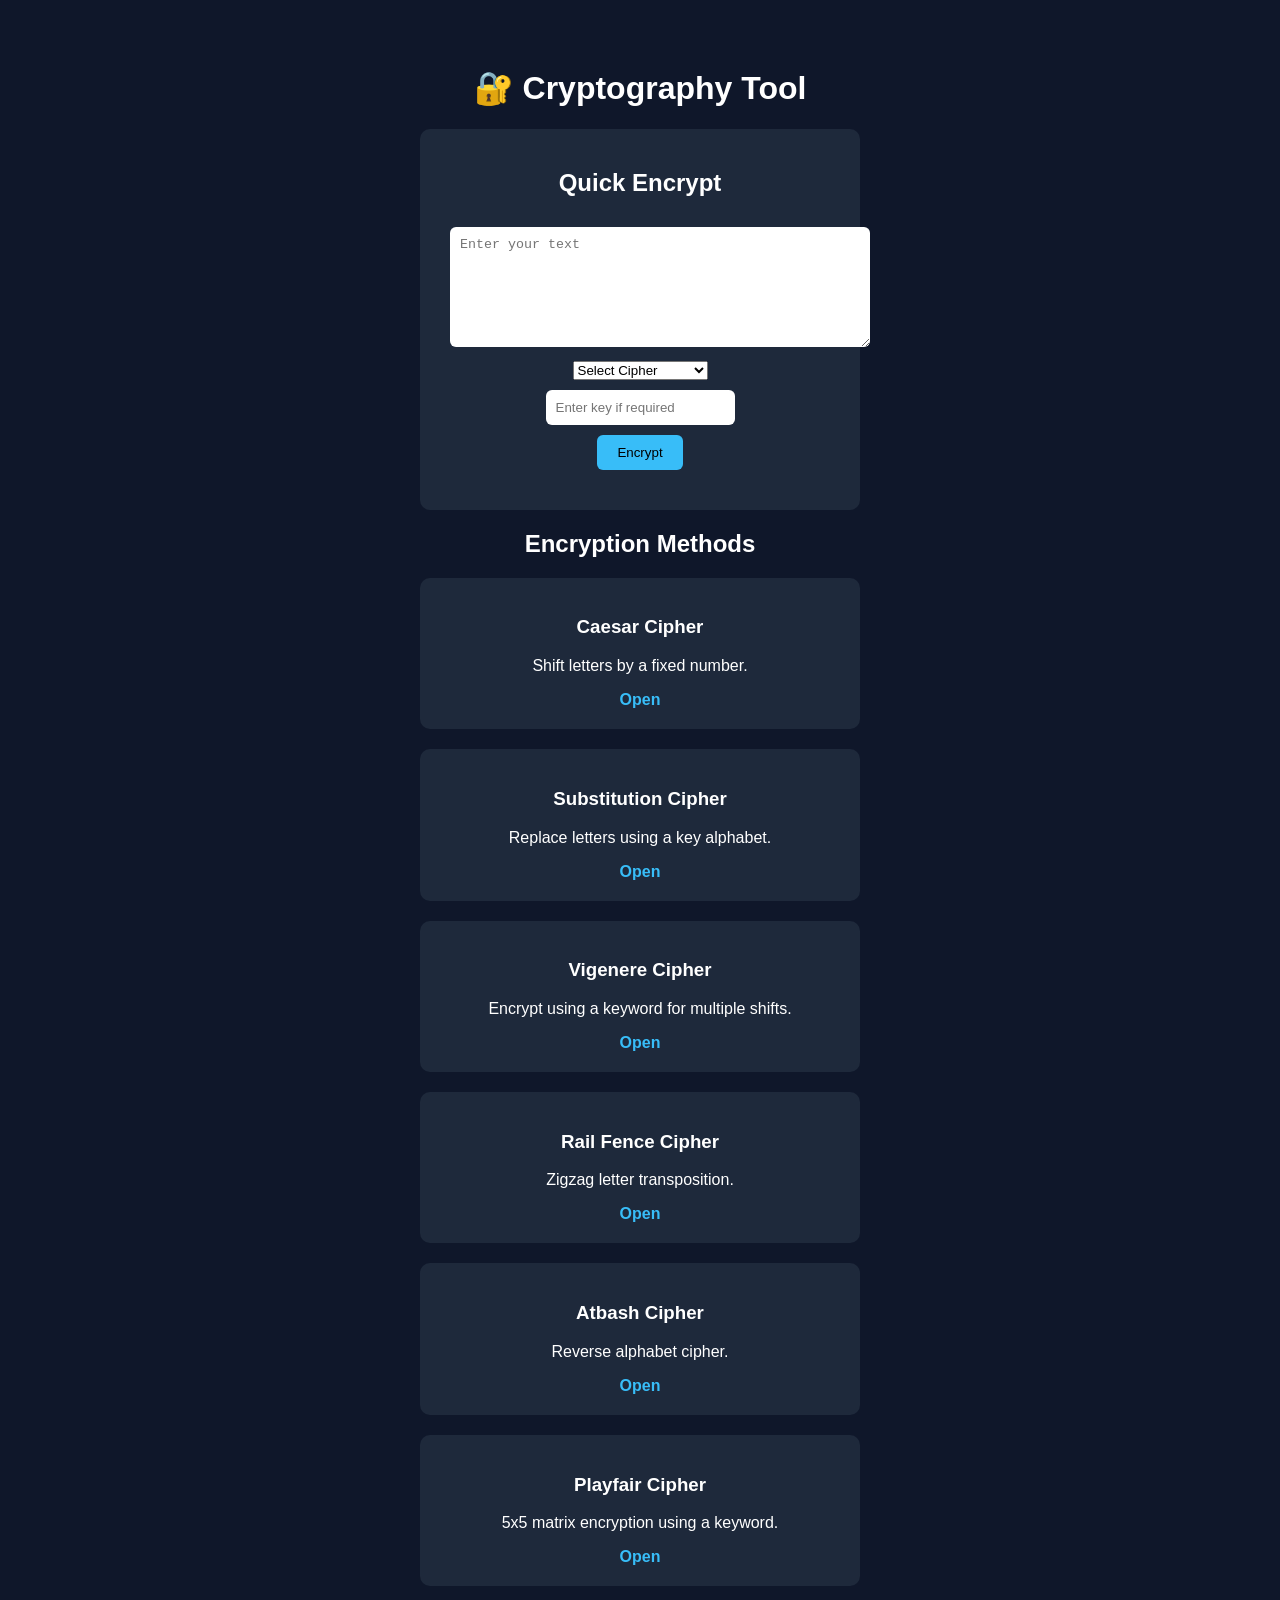
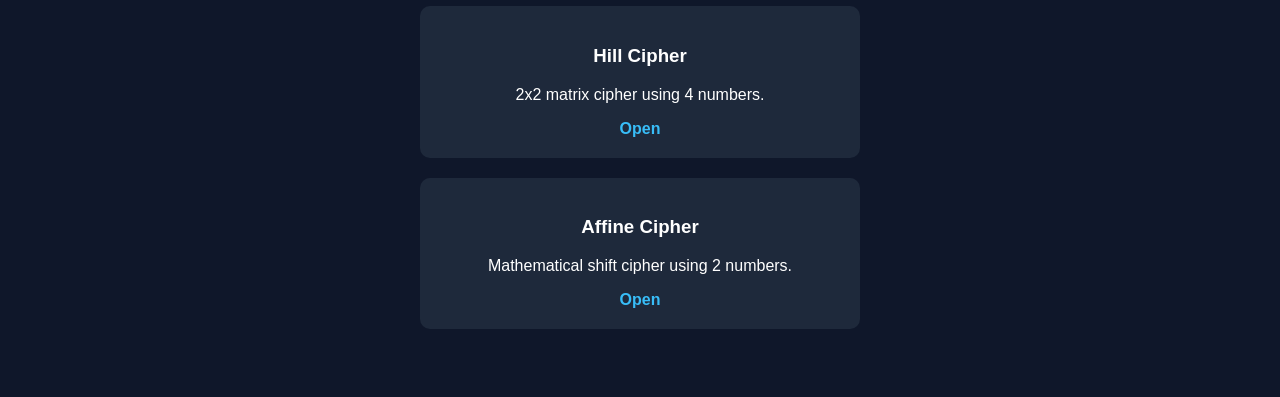
<file: index.html>
<!DOCTYPE html>
<html>
<head>
<meta charset="UTF-8">
<title>Cryptography Tool</title>
<link rel="stylesheet" href="style.css">
</head>
<body>

<h1>🔐 Cryptography Tool</h1>

<div class="card">
    <h2>Quick Encrypt</h2>
    <textarea id="text" placeholder="Enter your text"></textarea><br>
    <select id="method">
        <option value="">Select Cipher</option>
        <option value="caesar">Caesar Cipher</option>
        <option value="substitution">Substitution Cipher</option>
        <option value="vigenere">Vigenere Cipher</option>
        <option value="railfence">Rail Fence Cipher</option>
        <option value="atbash">Atbash Cipher</option>
        <option value="playfair">Playfair Cipher</option>
        <option value="hill">Hill Cipher</option>
        <option value="affine">Affine Cipher</option>
    </select><br>
    <input type="text" id="key" placeholder="Enter key if required"><br>
    <button onclick="quickEncrypt()">Encrypt</button>
    <p id="error"></p>
    <div id="result"></div>
</div>

<h2>Encryption Methods</h2>

<div class="card">
    <h3>Caesar Cipher</h3>
    <p>Shift letters by a fixed number.</p>
    <a href="caesar.html">Open</a>
</div>

<div class="card">
    <h3>Substitution Cipher</h3>
    <p>Replace letters using a key alphabet.</p>
    <a href="substitution.html">Open</a>
</div>

<div class="card">
    <h3>Vigenere Cipher</h3>
    <p>Encrypt using a keyword for multiple shifts.</p>
    <a href="vigenere.html">Open</a>
</div>

<div class="card">
    <h3>Rail Fence Cipher</h3>
    <p>Zigzag letter transposition.</p>
    <a href="railfence.html">Open</a>
</div>

<div class="card">
    <h3>Atbash Cipher</h3>
    <p>Reverse alphabet cipher.</p>
    <a href="atbash.html">Open</a>
</div>

<div class="card">
    <h3>Playfair Cipher</h3>
    <p>5x5 matrix encryption using a keyword.</p>
    <a href="playfair.html">Open</a>
</div>

<div class="card">
    <h3>Hill Cipher</h3>
    <p>2x2 matrix cipher using 4 numbers.</p>
    <a href="hill.html">Open</a>
</div>

<div class="card">
    <h3>Affine Cipher</h3>
    <p>Mathematical shift cipher using 2 numbers.</p>
    <a href="affine.html">Open</a>
</div>

<script src="crypto.js"></script>
<script>
function quickEncrypt(){
    let text=document.getElementById("text").value;
    let method=document.getElementById("method").value;
    let key=document.getElementById("key").value;
    let result="";
    document.getElementById("error").innerText="";
    try{
        if(method==="caesar") result=caesar(text,parseInt(key));
        else if(method==="vigenere") result=vigenere(text,key);
        else if(method==="substitution") result=substitution(text,key);
        else if(method==="railfence") result=railFence(text,parseInt(key));
        else if(method==="atbash") result=atbash(text);
        else if(method==="playfair") result=playfair(text,key);
        else if(method==="hill") result=hill(text,key);
        else if(method==="affine") result=affine(text,key);
        else {document.getElementById("error").innerText="Please select a cipher."; return;}
    }catch(e){document.getElementById("error").innerText="Error! Check your key or input."; return;}
    document.getElementById("result").innerText=result;
}
</script>

</body>
</html>
</file>
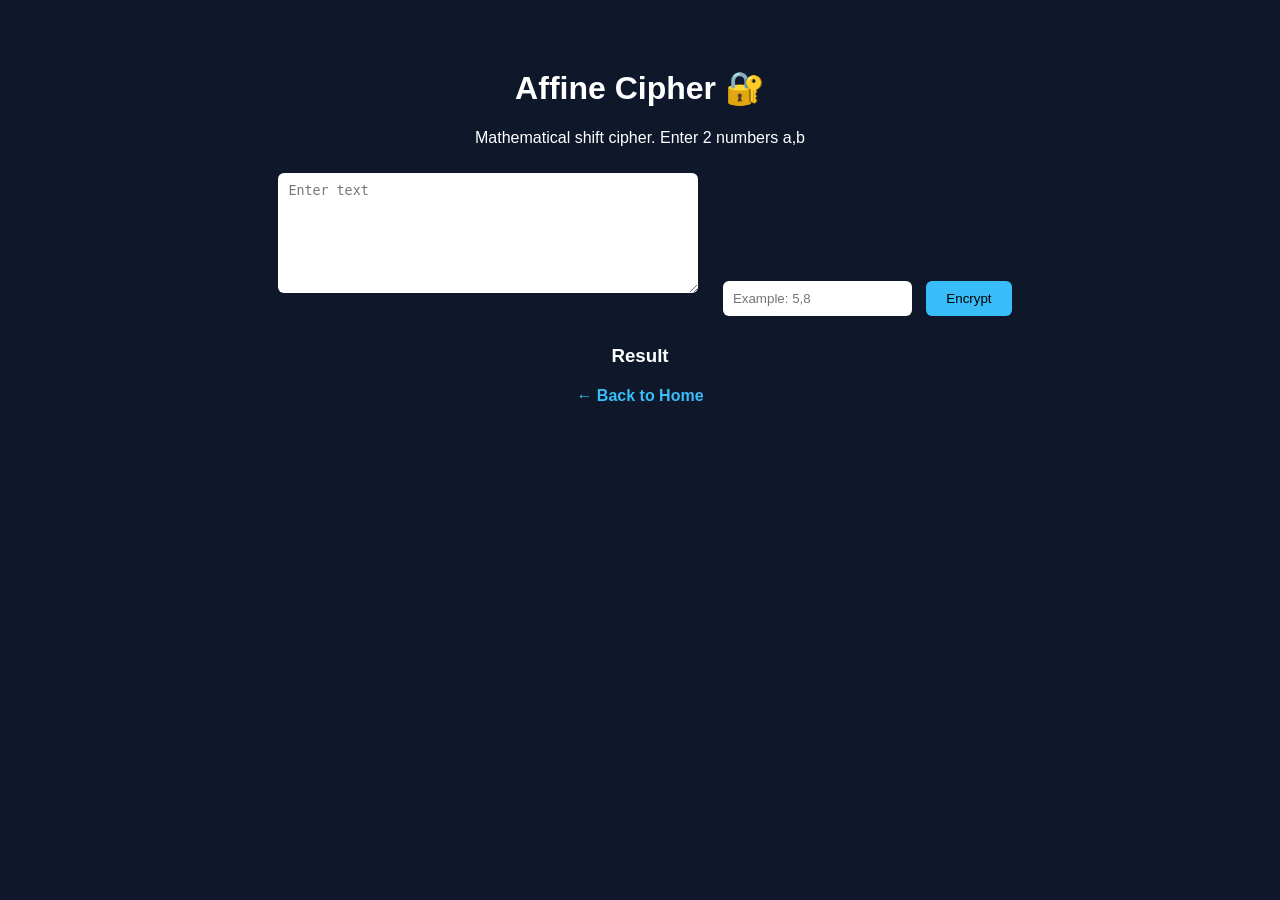
<file: affine.html>
<!DOCTYPE html>
<html>
<head>
<meta charset="UTF-8">
<title>Affine Cipher</title>
<link rel="stylesheet" href="style.css">
</head>
<body>
<div class="container">
<h1>Affine Cipher 🔐</h1>
<p>Mathematical shift cipher. Enter 2 numbers a,b</p>

<textarea id="text" placeholder="Enter text"></textarea>
<input type="text" id="key" placeholder="Example: 5,8">
<button onclick="encryptAffine()">Encrypt</button>

<p id="error"></p>
<h3>Result</h3>
<div id="result"></div>

<a href="index.html">← Back to Home</a>
</div>

<script src="crypto.js"></script>
<script>
function encryptAffine(){
    let text=document.getElementById("text").value;
    let key=document.getElementById("key").value;
    let parts=key.split(",");
    if(parts.length!==2){document.getElementById("error").innerText="Enter 2 numbers separated by comma"; return;}
    document.getElementById("result").innerText=affine(text,key);
}
</script>
</body>

</html>
</file>
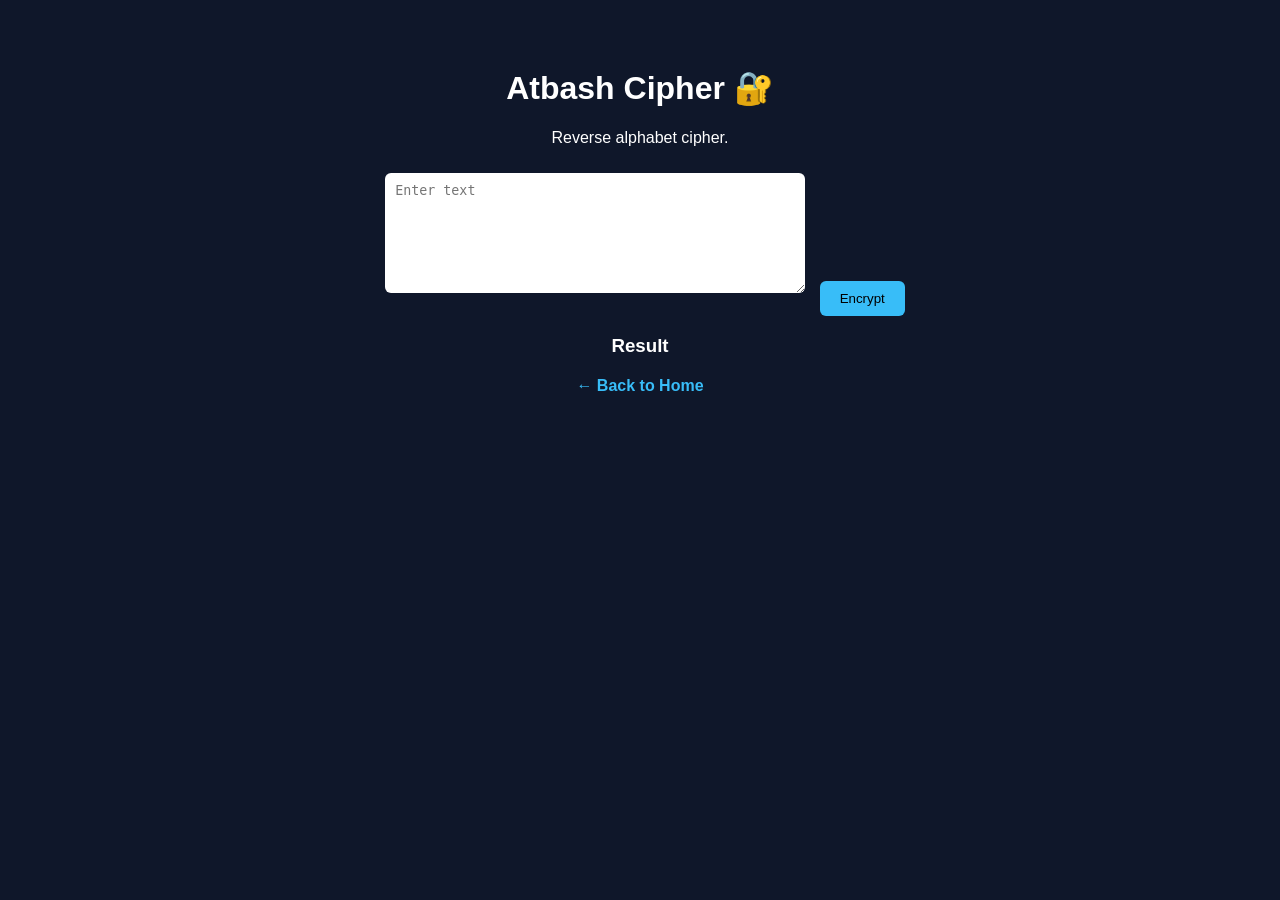
<file: atbash.html>
<!DOCTYPE html>
<html>
<head>
<meta charset="UTF-8">
<title>Atbash Cipher</title>
<link rel="stylesheet" href="style.css">
</head>
<body>
<div class="container">
<h1>Atbash Cipher 🔐</h1>
<p>Reverse alphabet cipher.</p>

<textarea id="text" placeholder="Enter text"></textarea>
<button onclick="encryptAtbash()">Encrypt</button>

<p id="error"></p>
<h3>Result</h3>
<div id="result"></div>

<a href="index.html">← Back to Home</a>
</div>

<script src="crypto.js"></script>
<script>
function encryptAtbash(){
    let text=document.getElementById("text").value;
    document.getElementById("result").innerText=atbash(text);
}
</script>
</body>

</html>
</file>
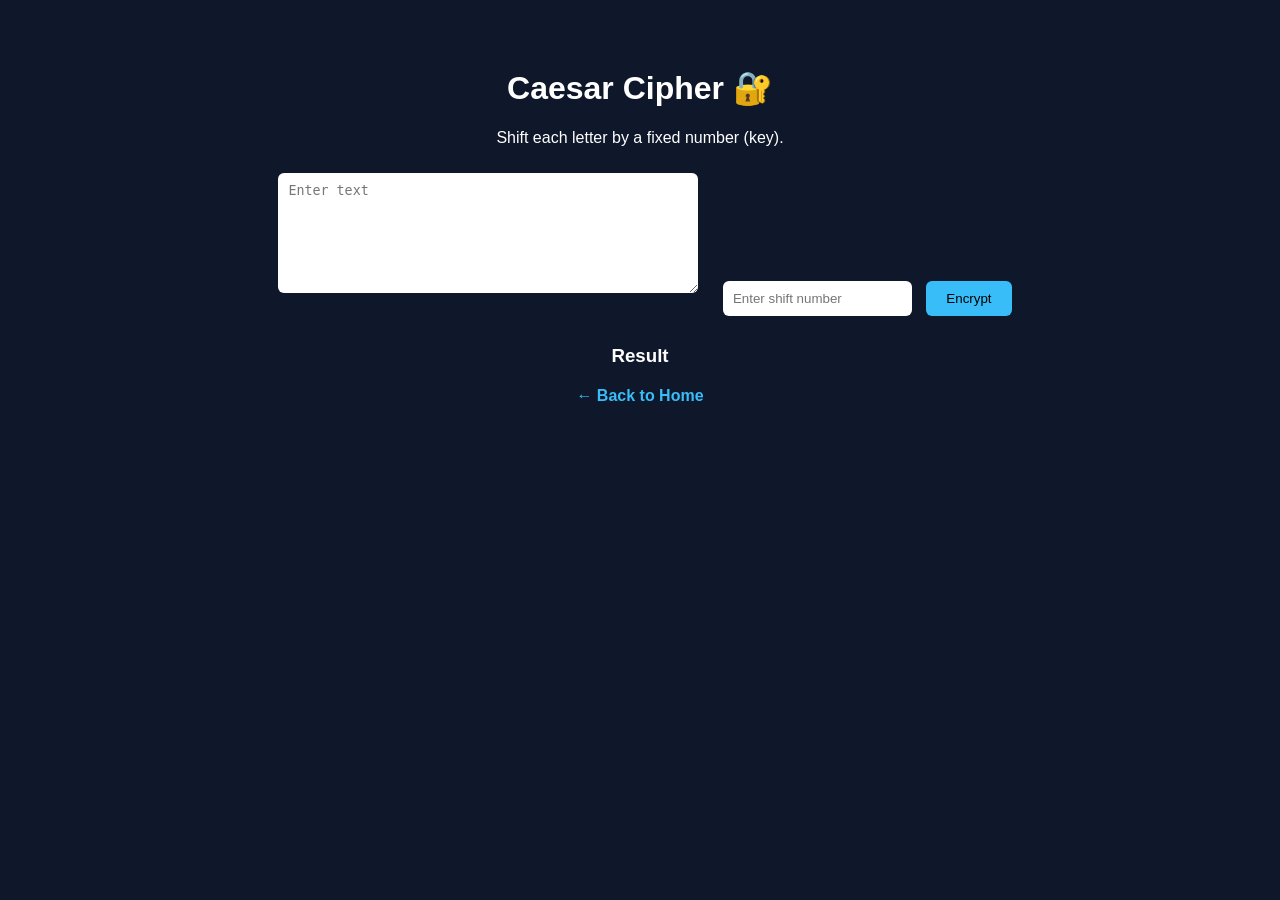
<file: caesar.html>
<!DOCTYPE html>
<html>
<head>
<meta charset="UTF-8">
<title>Caesar Cipher</title>
<link rel="stylesheet" href="style.css">
</head>
<body>
<div class="container">
<h1>Caesar Cipher 🔐</h1>
<p>Shift each letter by a fixed number (key).</p>

<textarea id="text" placeholder="Enter text"></textarea>
<input type="number" id="key" placeholder="Enter shift number">
<button onclick="encryptCaesar()">Encrypt</button>

<p id="error"></p>
<h3>Result</h3>
<div id="result"></div>

<a href="index.html">← Back to Home</a>
</div>

<script src="crypto.js"></script>
<script>
function encryptCaesar(){
    let text=document.getElementById("text").value;
    let key=parseInt(document.getElementById("key").value);
    if(isNaN(key)){document.getElementById("error").innerText="Please enter a valid number"; return;}
    document.getElementById("result").innerText=caesar(text,key);
}
</script>
</body>

</html>
</file>
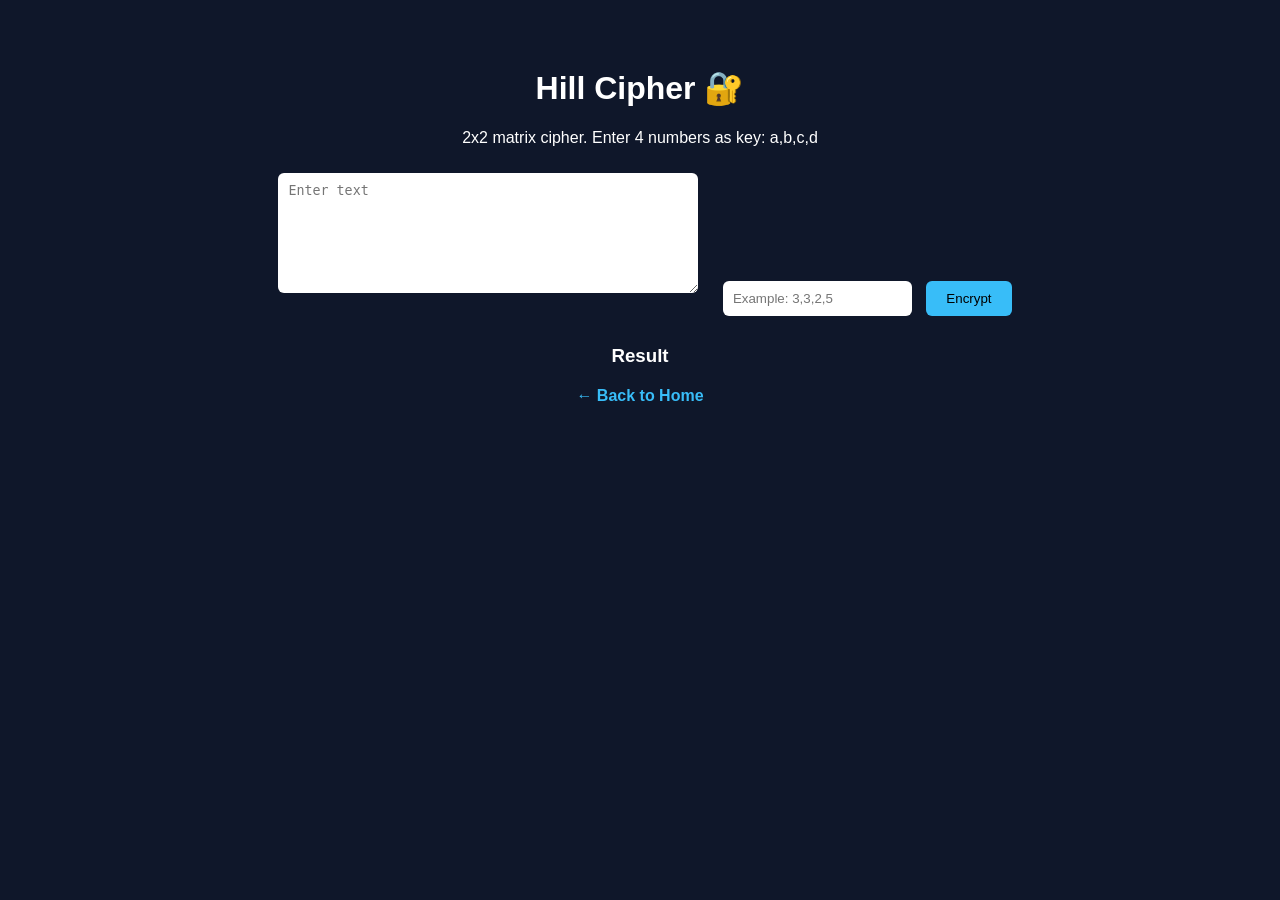
<file: hill.html>
<!DOCTYPE html>
<html>
<head>
<meta charset="UTF-8">
<title>Hill Cipher</title>
<link rel="stylesheet" href="style.css">
</head>
<body>
<div class="container">
<h1>Hill Cipher 🔐</h1>
<p>2x2 matrix cipher. Enter 4 numbers as key: a,b,c,d</p>

<textarea id="text" placeholder="Enter text"></textarea>
<input type="text" id="key" placeholder="Example: 3,3,2,5">
<button onclick="encryptHill()">Encrypt</button>

<p id="error"></p>
<h3>Result</h3>
<div id="result"></div>

<a href="index.html">← Back to Home</a>
</div>

<script src="crypto.js"></script>
<script>
function encryptHill(){
    let text=document.getElementById("text").value;
    let key=document.getElementById("key").value;
    let parts=key.split(",");
    if(parts.length!==4){document.getElementById("error").innerText="Enter 4 numbers separated by commas"; return;}
    document.getElementById("result").innerText=hill(text,key);
}
</script>
</body>

</html>
</file>
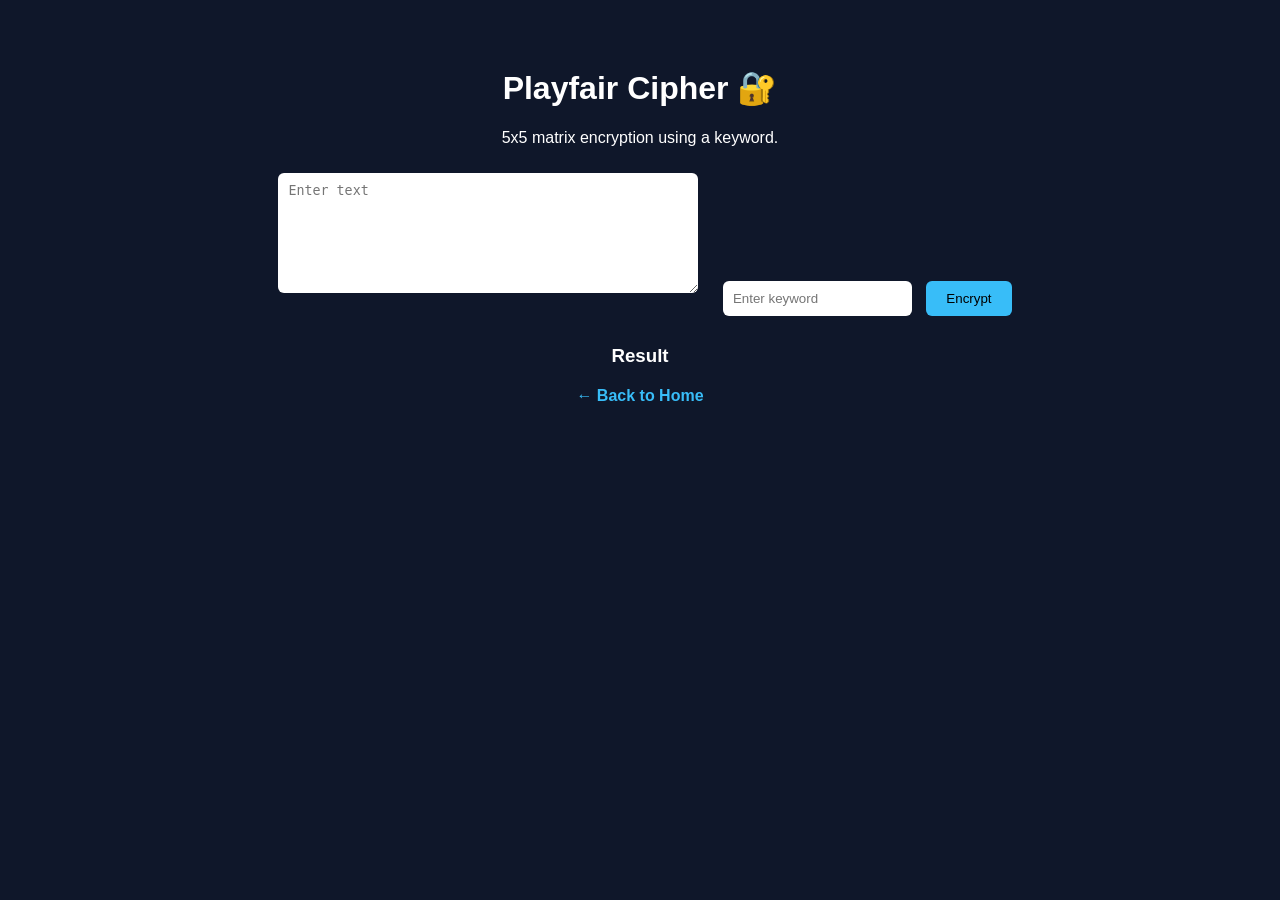
<file: playfair.html>
<!DOCTYPE html>
<html>
<head>
<meta charset="UTF-8">
<title>Playfair Cipher</title>
<link rel="stylesheet" href="style.css">
</head>
<body>
<div class="container">
<h1>Playfair Cipher 🔐</h1>
<p>5x5 matrix encryption using a keyword.</p>

<textarea id="text" placeholder="Enter text"></textarea>
<input type="text" id="key" placeholder="Enter keyword">
<button onclick="encryptPlayfair()">Encrypt</button>

<p id="error"></p>
<h3>Result</h3>
<div id="result"></div>

<a href="index.html">← Back to Home</a>
</div>

<script src="crypto.js"></script>
<script>
function encryptPlayfair(){
    let text=document.getElementById("text").value;
    let key=document.getElementById("key").value;
    if(key.length===0){document.getElementById("error").innerText="Enter a keyword"; return;}
    document.getElementById("result").innerText=playfair(text,key);
}
</script>
</body>

</html>
</file>
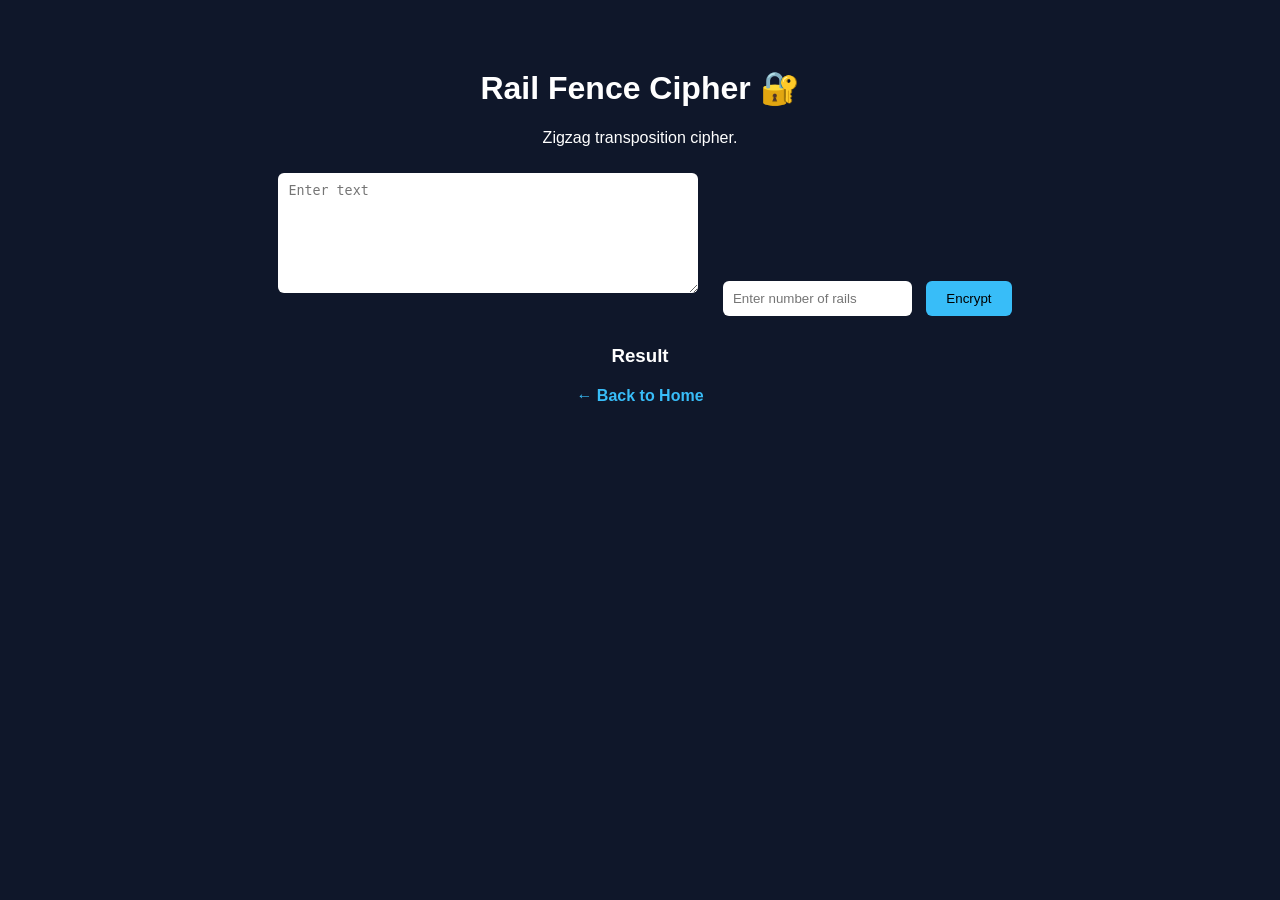
<file: railfence.html>
<!DOCTYPE html>
<html>
<head>
<meta charset="UTF-8">
<title>Rail Fence Cipher</title>
<link rel="stylesheet" href="style.css">
</head>
<body>
<div class="container">
<h1>Rail Fence Cipher 🔐</h1>
<p>Zigzag transposition cipher.</p>

<textarea id="text" placeholder="Enter text"></textarea>
<input type="number" id="key" placeholder="Enter number of rails">
<button onclick="encryptRailFence()">Encrypt</button>

<p id="error"></p>
<h3>Result</h3>
<div id="result"></div>

<a href="index.html">← Back to Home</a>
</div>

<script src="crypto.js"></script>
<script>
function encryptRailFence(){
    let text=document.getElementById("text").value;
    let key=parseInt(document.getElementById("key").value);
    if(isNaN(key)||key<2){document.getElementById("error").innerText="Enter a valid number >=2"; return;}
    document.getElementById("result").innerText=railFence(text,key);
}
</script>
</body>

</html>
</file>
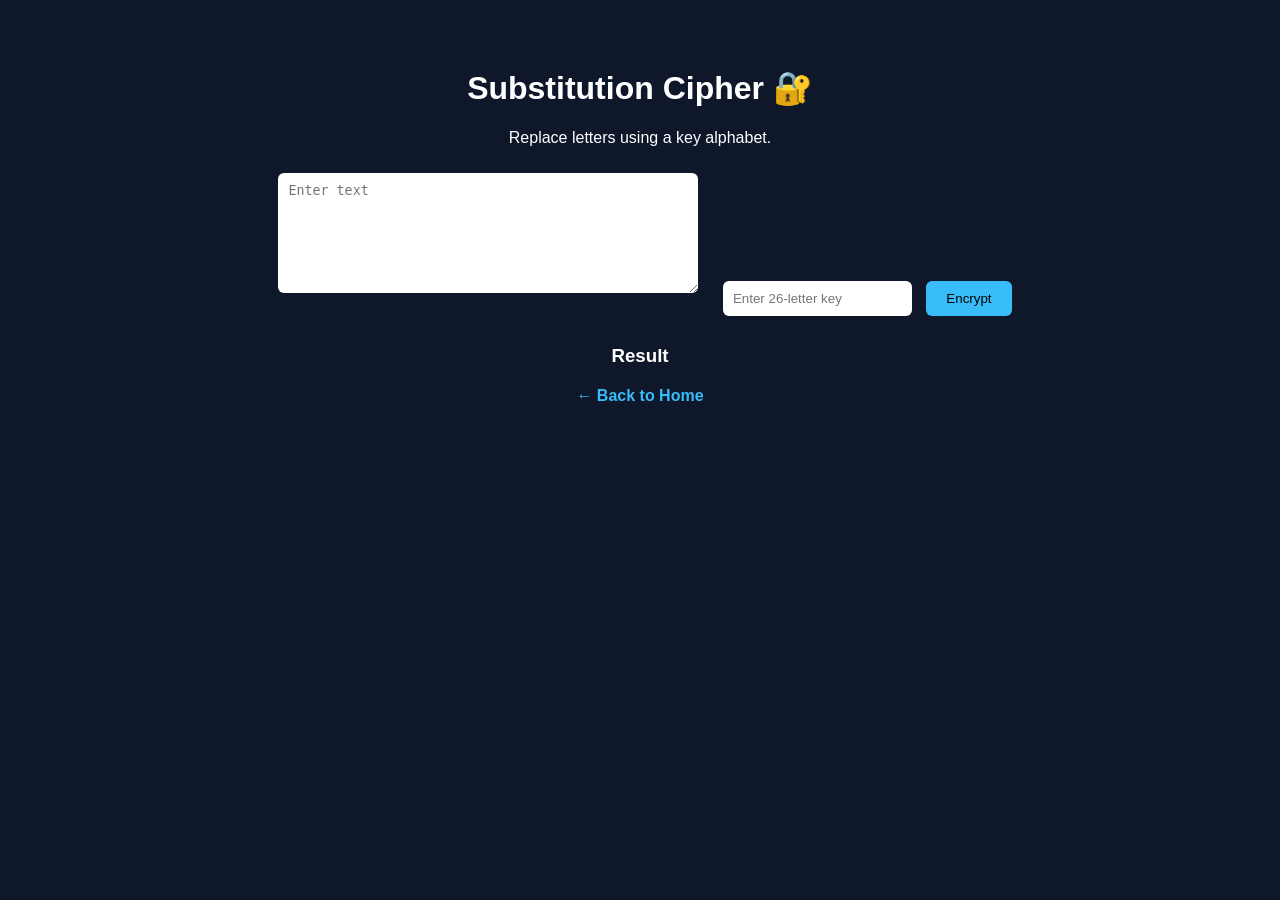
<file: substitution.html>
<!DOCTYPE html>
<html>
<head>
<meta charset="UTF-8">
<title>Substitution Cipher</title>
<link rel="stylesheet" href="style.css">
</head>
<body>
<div class="container">
<h1>Substitution Cipher 🔐</h1>
<p>Replace letters using a key alphabet.</p>

<textarea id="text" placeholder="Enter text"></textarea>
<input type="text" id="key" placeholder="Enter 26-letter key">
<button onclick="encryptSubstitution()">Encrypt</button>

<p id="error"></p>
<h3>Result</h3>
<div id="result"></div>

<a href="index.html">← Back to Home</a>
</div>

<script src="crypto.js"></script>
<script>
function encryptSubstitution(){
    let text=document.getElementById("text").value;
    let key=document.getElementById("key").value.toUpperCase();
    if(key.length!==26){document.getElementById("error").innerText="Key must be 26 letters"; return;}
    document.getElementById("result").innerText=substitution(text,key);
}
</script>
</body>

</html>
</file>
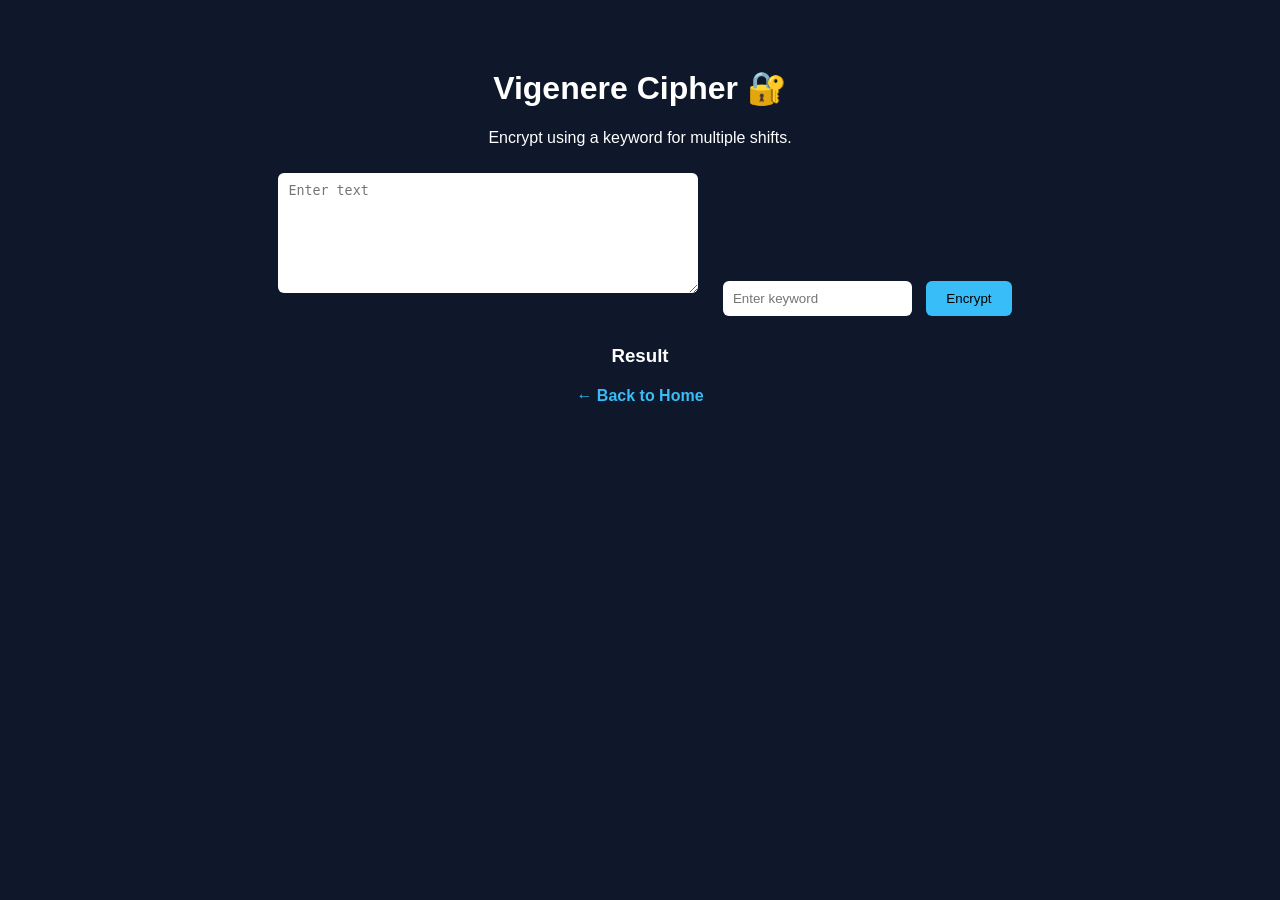
<file: vigenere.html>
<!DOCTYPE html>
<html>
<head>
<meta charset="UTF-8">
<title>Vigenere Cipher</title>
<link rel="stylesheet" href="style.css">
</head>
<body>
<div class="container">
<h1>Vigenere Cipher 🔐</h1>
<p>Encrypt using a keyword for multiple shifts.</p>

<textarea id="text" placeholder="Enter text"></textarea>
<input type="text" id="key" placeholder="Enter keyword">
<button onclick="encryptVigenere()">Encrypt</button>

<p id="error"></p>
<h3>Result</h3>
<div id="result"></div>

<a href="index.html">← Back to Home</a>
</div>

<script src="crypto.js"></script>
<script>
function encryptVigenere(){
    let text=document.getElementById("text").value;
    let key=document.getElementById("key").value;
    if(key.length===0){document.getElementById("error").innerText="Please enter a keyword"; return;}
    document.getElementById("result").innerText=vigenere(text,key);
}
</script>
</body>

</html>
</file>
<file: style.css>
body{
    font-family: Arial;
    background: #0f172a;
    color: white;
    text-align: center;
    padding: 40px;
}

.card{
    background: #1e293b;
    padding: 20px;
    margin: 20px auto;
    width: 400px;
    border-radius: 10px;
}

a{
    color: #38bdf8;
    text-decoration: none;
    font-weight: bold;
}

textarea{
    width: 400px;
    height: 100px;
    margin: 10px;
    border-radius: 6px;
    border: none;
    padding: 10px;
}

input{
    padding: 10px;
    margin: 10px;
    border-radius: 6px;
    border: none;
}

button{
    padding: 10px 20px;
    background: #38bdf8;
    border: none;
    cursor: pointer;
    border-radius: 6px;
}

button:hover{
    background: #0ea5e9;
}

#result{
    margin-top: 20px;
    font-size: 20px;
    color: #22c55e;
}

#error{
    color: red;
    margin-top: 10px;
}
</file>
